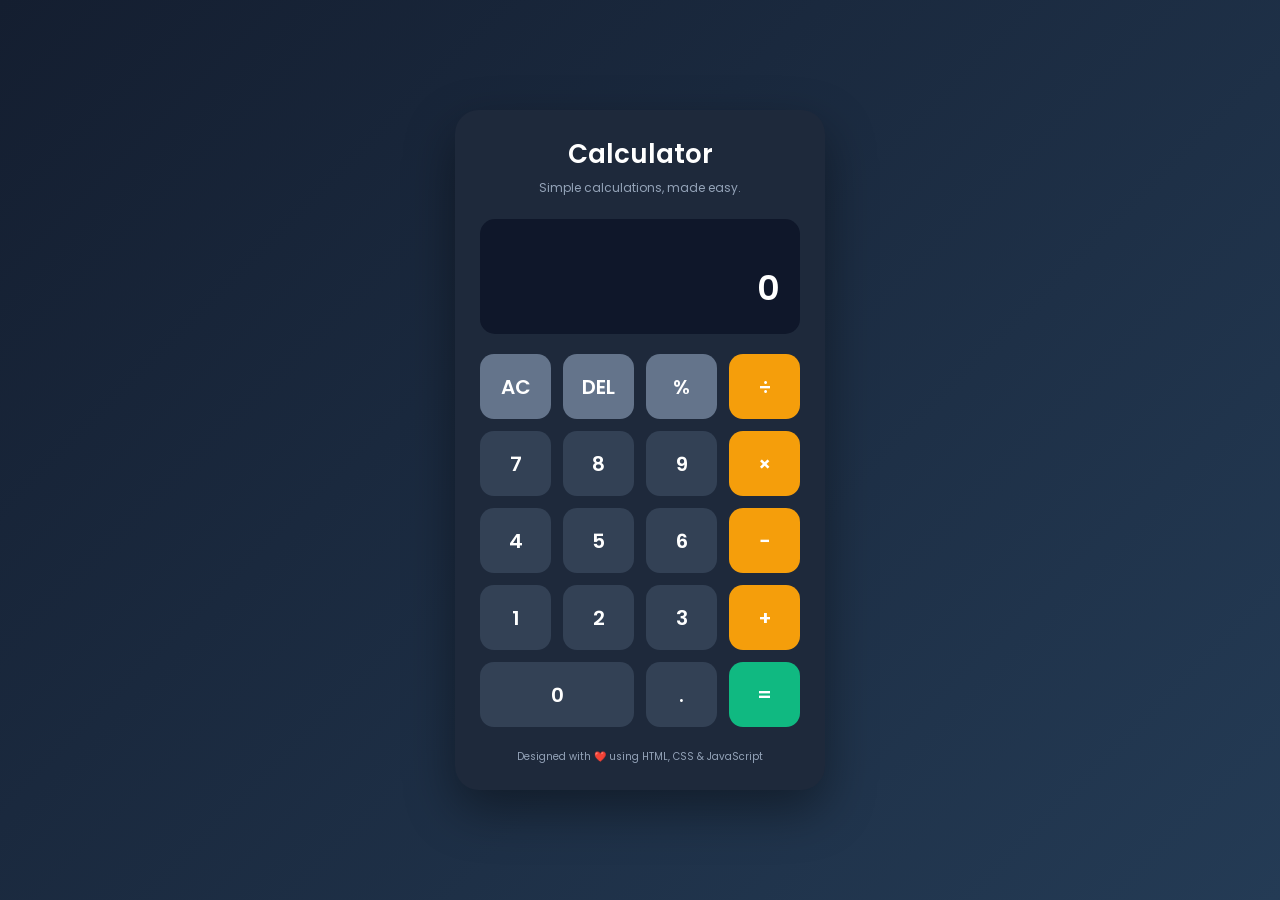
<file: CodeAlpha_Calculator/index.html>
<!DOCTYPE html>
<html lang="en">

<head>
    <meta charset="UTF-8">
    <meta name="viewport" content="width=device-width, initial-scale=1.0">
    <meta name="description" content="A modern and responsive calculator built using HTML, CSS and JavaScript.">

    <title>Calculator | CodeAlpha</title>

    <link rel="stylesheet" href="style.css">
</head>

<body>

    <main class="calculator-container">

        <div class="calculator">

            <!-- Calculator Header -->
            <div class="calculator-header">
                <h1>Calculator</h1>
                <p>Simple calculations, made easy.</p>
            </div>

            <!-- Display Screen -->
            <div class="display">
                <div id="previousOperand" class="previous-operand"></div>
                <div id="currentOperand" class="current-operand">0</div>
            </div>

            <!-- Calculator Buttons -->
            <div class="buttons">

                <button class="btn utility" data-action="clear">AC</button>
                <button class="btn utility" data-action="delete">DEL</button>
                <button class="btn utility" data-action="percent">%</button>
                <button class="btn operator" data-operator="/">÷</button>

                <button class="btn number" data-number="7">7</button>
                <button class="btn number" data-number="8">8</button>
                <button class="btn number" data-number="9">9</button>
                <button class="btn operator" data-operator="*">×</button>

                <button class="btn number" data-number="4">4</button>
                <button class="btn number" data-number="5">5</button>
                <button class="btn number" data-number="6">6</button>
                <button class="btn operator" data-operator="-">−</button>

                <button class="btn number" data-number="1">1</button>
                <button class="btn number" data-number="2">2</button>
                <button class="btn number" data-number="3">3</button>
                <button class="btn operator" data-operator="+">+</button>

                <button class="btn number zero" data-number="0">0</button>
                <button class="btn number" data-action="decimal">.</button>
                <button class="btn equals" data-action="calculate">=</button>

            </div>

            <!-- Footer -->
            <div class="calculator-footer">
                <p>Designed with ❤️ using HTML, CSS & JavaScript</p>
            </div>

        </div>

    </main>

    <script src="script.js"></script>
</body>

</html>
</file>
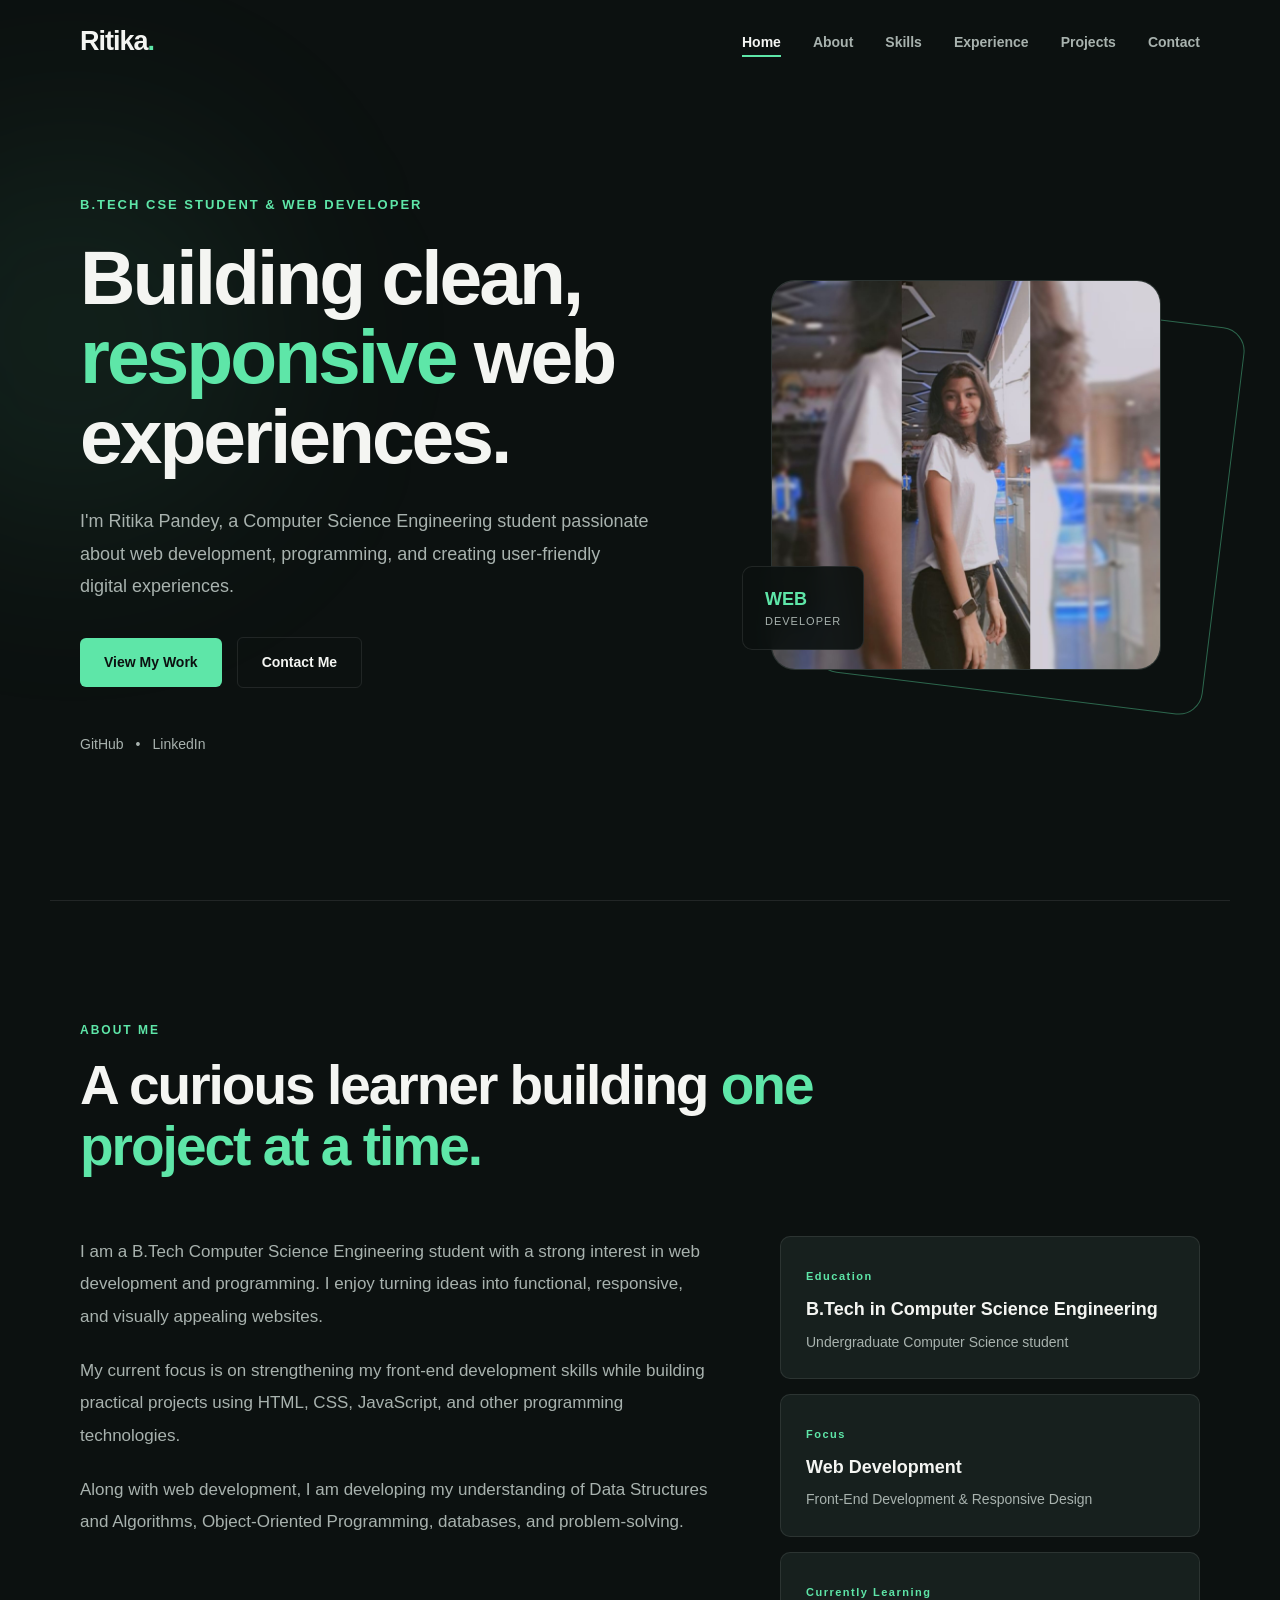
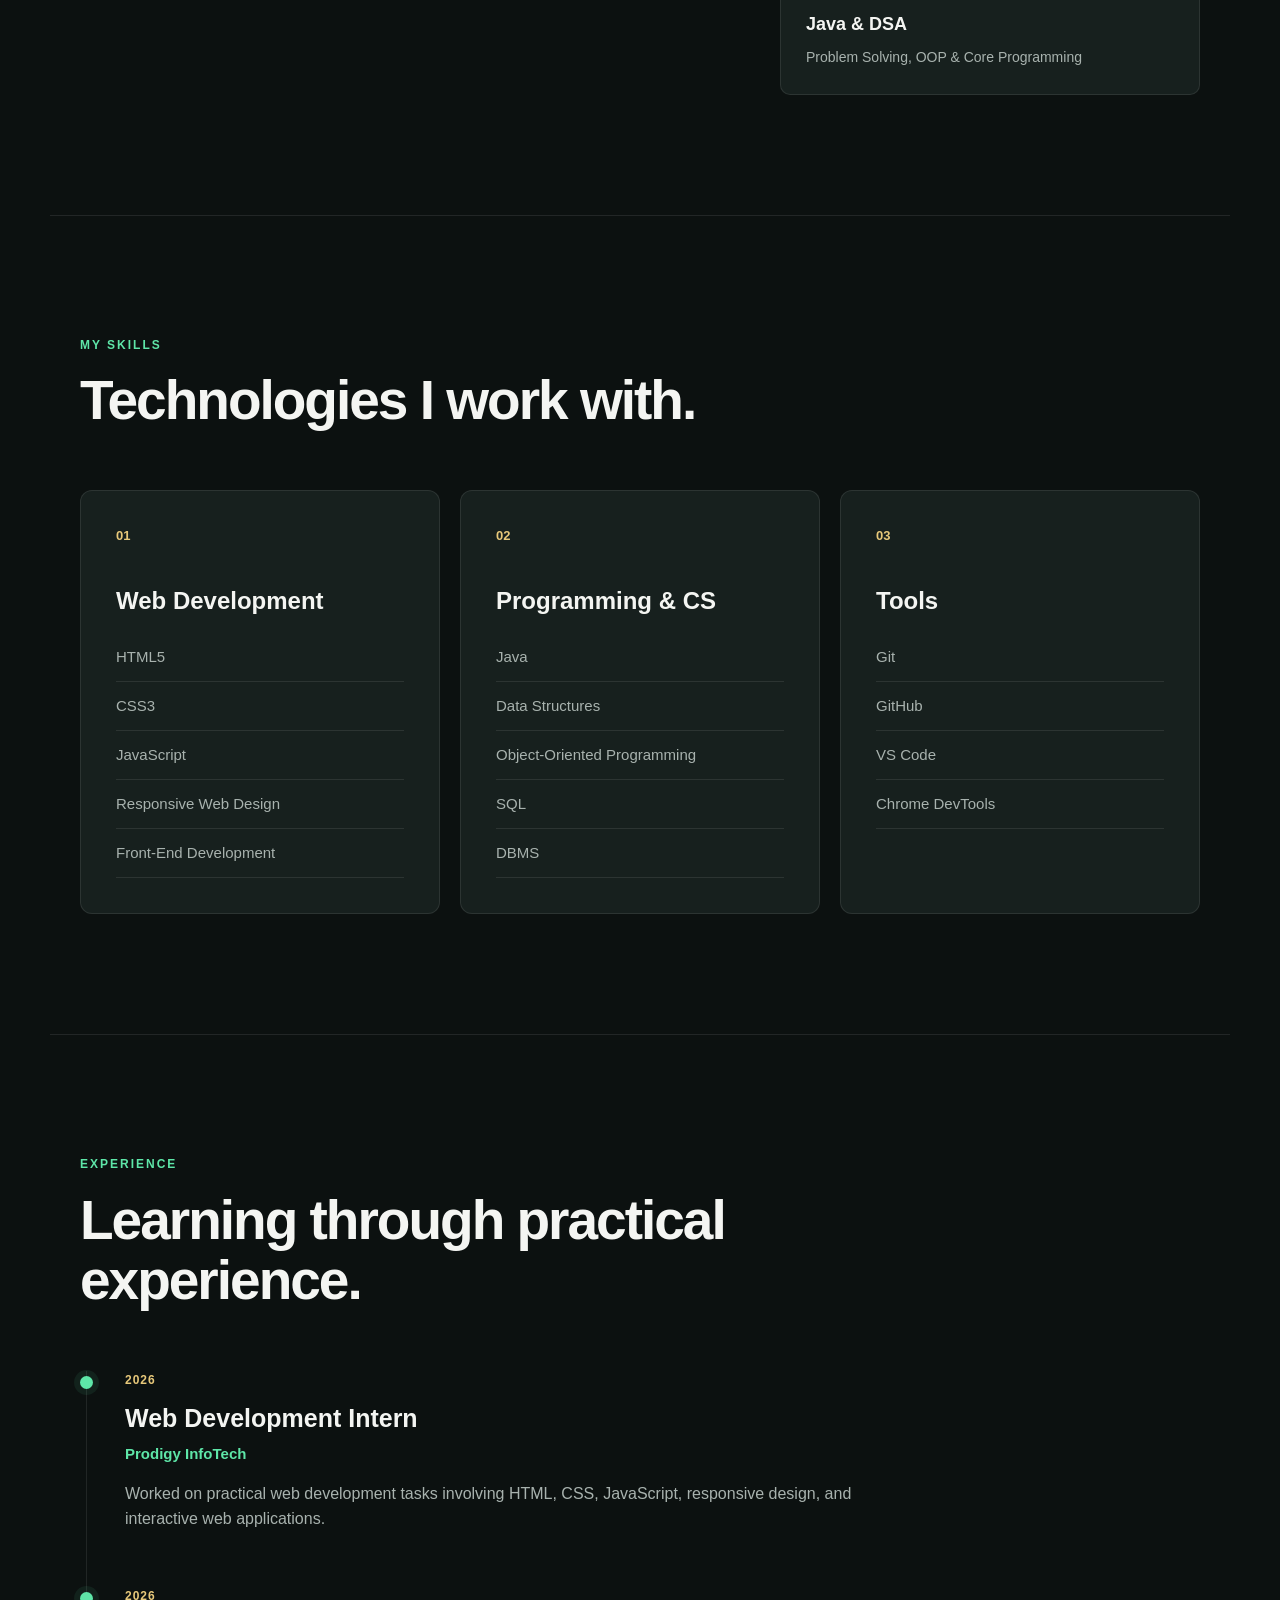
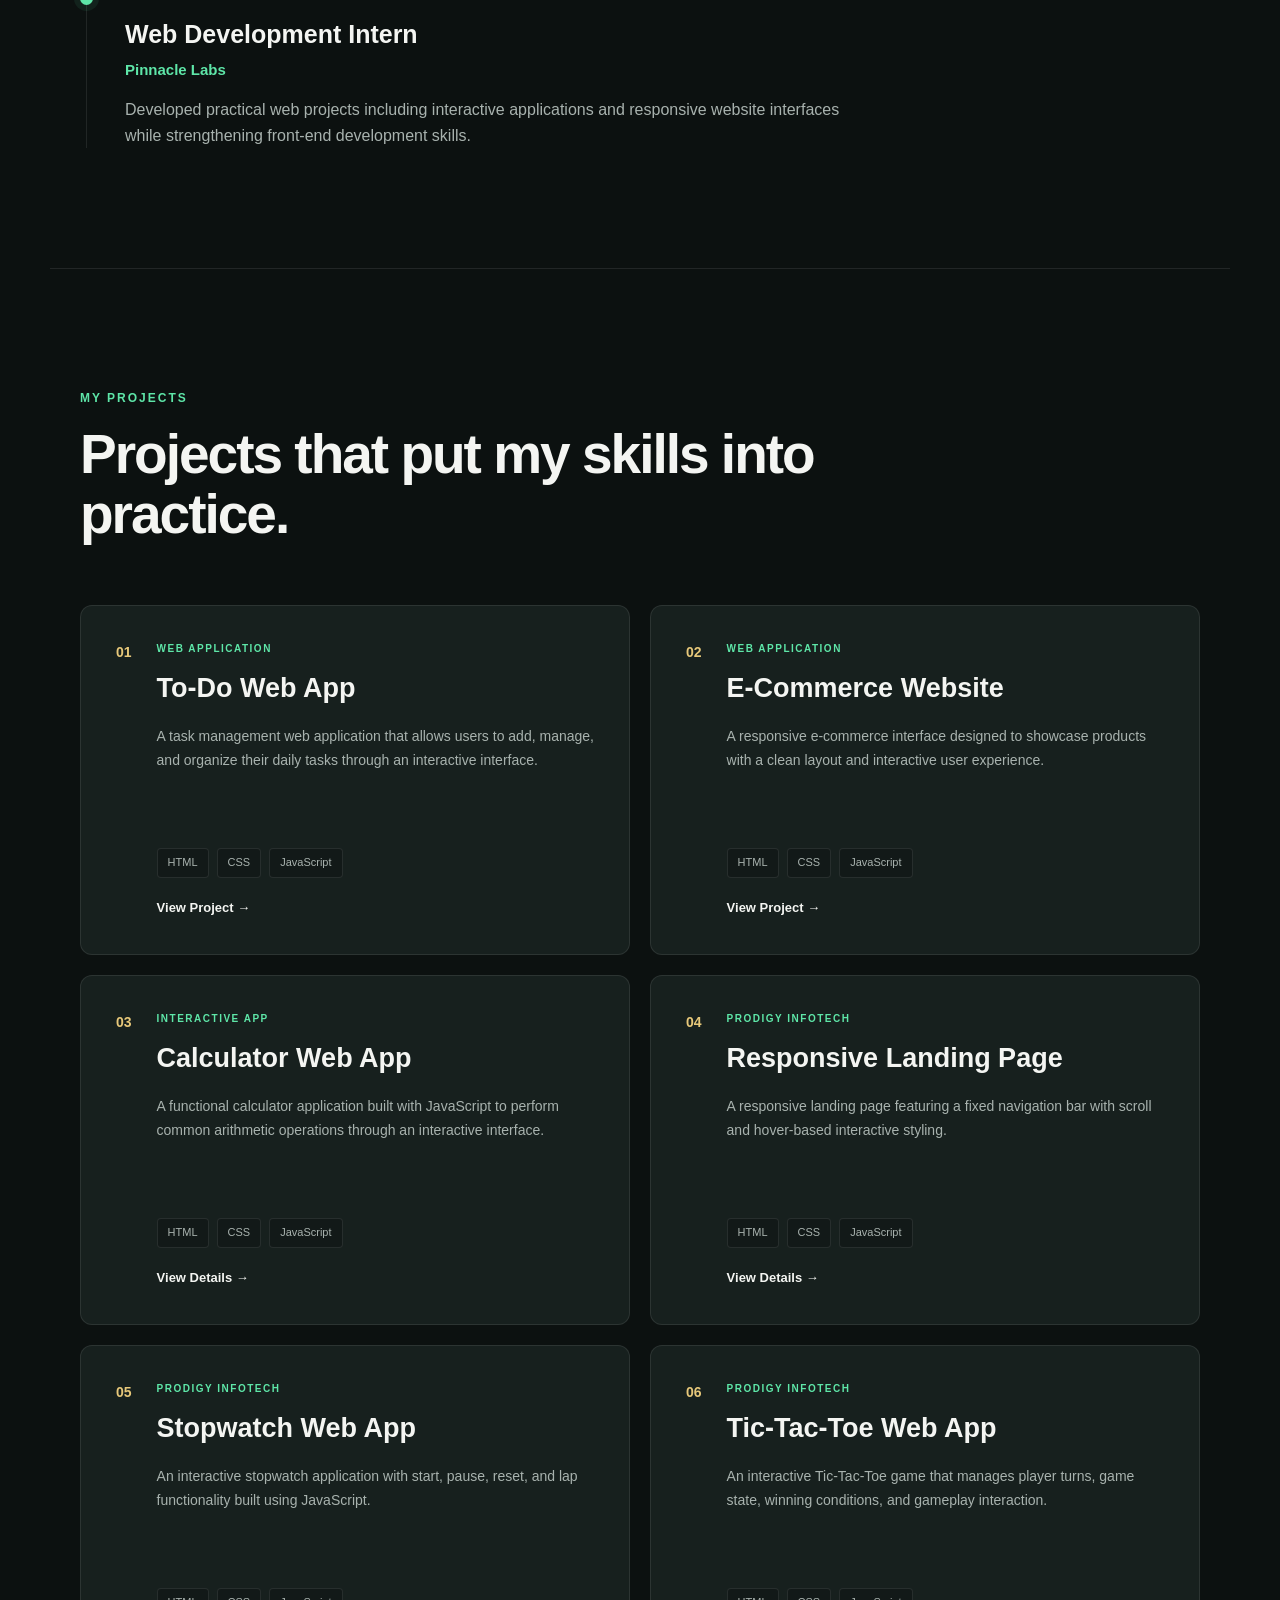
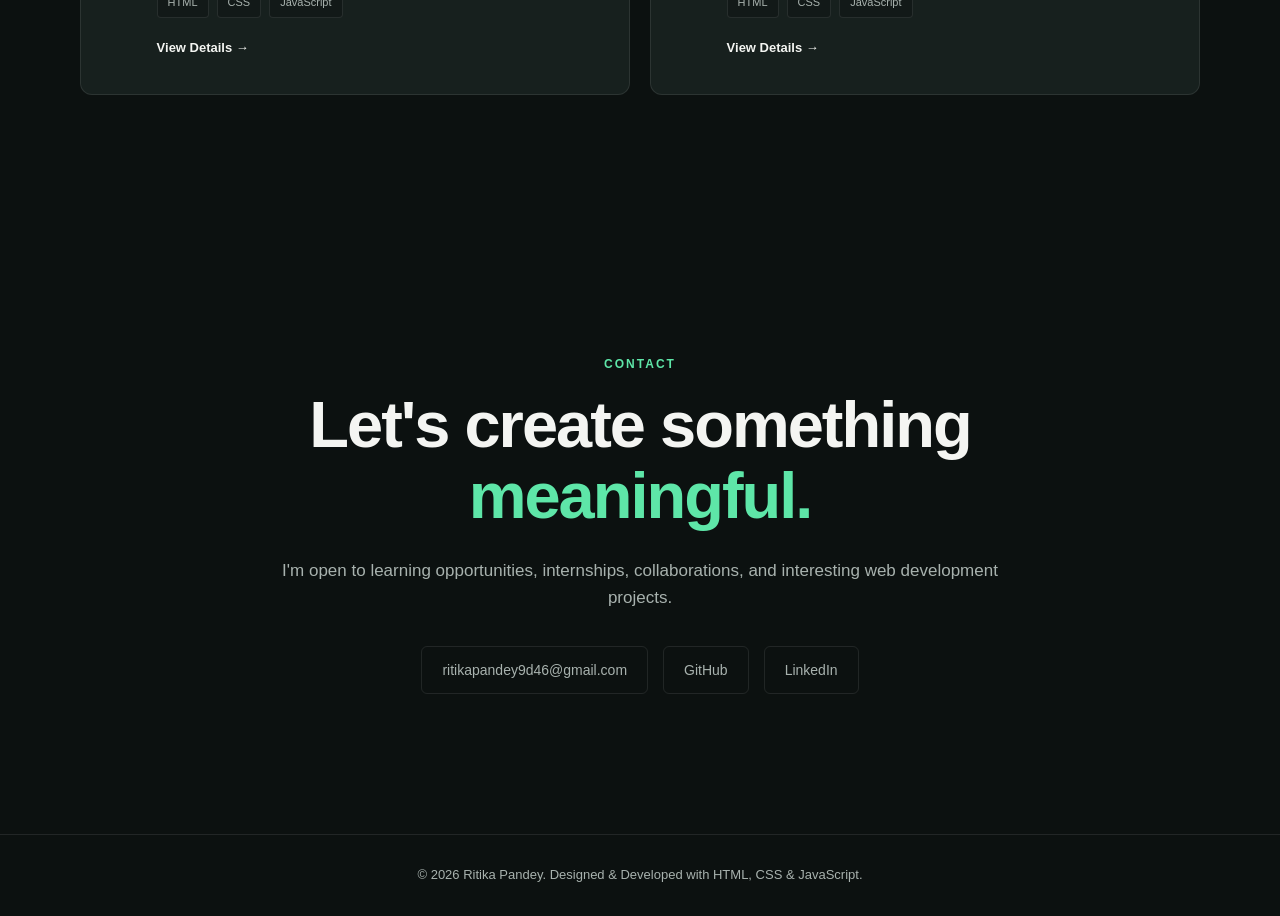
<file: CodeAlpha_Portfolio/index.html>
<!DOCTYPE html>
<html lang="en">

<head>
    <meta charset="UTF-8">
    <meta name="viewport" content="width=device-width, initial-scale=1.0">

    <meta name="description" content="Ritika Pandey - B.Tech CSE Student and Web Developer Portfolio">

    <title>Ritika Pandey | Web Developer</title>

    <link rel="stylesheet" href="style.css">
</head>

<body>

    <!-- =========================
         NAVIGATION
    ========================== -->

    <header class="header" id="header">

        <nav class="navbar">

            <a href="#home" class="logo">
                Ritika<span>.</span>
            </a>

            <button class="menu-toggle" id="menu-toggle" aria-label="Open navigation menu">
                ☰
            </button>

            <ul class="nav-links" id="nav-links">

                <li>
                    <a href="#home">Home</a>
                </li>

                <li>
                    <a href="#about">About</a>
                </li>

                <li>
                    <a href="#skills">Skills</a>
                </li>

                <li>
                    <a href="#experience">Experience</a>
                </li>

                <li>
                    <a href="#projects">Projects</a>
                </li>

                <li>
                    <a href="#contact">Contact</a>
                </li>

            </ul>

        </nav>

    </header>


    <main>

        <!-- =========================
             HOME
        ========================== -->

        <section class="hero" id="home">

            <div class="hero-content">

                <p class="eyebrow">
                    B.TECH CSE STUDENT & WEB DEVELOPER
                </p>

                <h1>
                    Building clean,
                    <span>responsive</span>
                    web experiences.
                </h1>

                <p class="hero-description">
                    I'm Ritika Pandey, a Computer Science Engineering
                    student passionate about web development, programming,
                    and creating user-friendly digital experiences.
                </p>

                <div class="hero-buttons">

                    <a href="#projects" class="btn btn-primary">
                        View My Work
                    </a>

                    <a href="#contact" class="btn btn-secondary">
                        Contact Me
                    </a>

                </div>

                <div class="hero-socials">

                    <a href="https://github.com/ritika0117" target="_blank" rel="noopener noreferrer">
                        GitHub
                    </a>

                    <span>•</span>

                    <a href="https://www.linkedin.com/" target="_blank" rel="noopener noreferrer">
                        LinkedIn
                    </a>

                </div>

            </div>


            <div class="hero-image-wrapper">

                <div class="image-decoration"></div>

                <div class="hero-image">
                    <img src="profile.jpeg" alt="Professional portrait of Ritika Pandey">
                </div>

                <div class="experience-badge">
                    <strong>WEB</strong>
                    <span>DEVELOPER</span>
                </div>

            </div>

        </section>


        <!-- =========================
             ABOUT
        ========================== -->

        <section class="section about" id="about">

            <div class="section-heading">

                <p class="section-label">
                    ABOUT ME
                </p>

                <h2>
                    A curious learner building
                    <span>one project at a time.</span>
                </h2>

            </div>


            <div class="about-grid">

                <div class="about-text">

                    <p>
                        I am a B.Tech Computer Science Engineering student
                        with a strong interest in web development and
                        programming. I enjoy turning ideas into functional,
                        responsive, and visually appealing websites.
                    </p>

                    <p>
                        My current focus is on strengthening my front-end
                        development skills while building practical projects
                        using HTML, CSS, JavaScript, and other programming
                        technologies.
                    </p>

                    <p>
                        Along with web development, I am developing my
                        understanding of Data Structures and Algorithms,
                        Object-Oriented Programming, databases, and
                        problem-solving.
                    </p>

                </div>


                <div class="about-details">

                    <div class="detail-card">

                        <span>Education</span>

                        <h3>
                            B.Tech in Computer Science Engineering
                        </h3>

                        <p>
                            Undergraduate Computer Science student
                        </p>

                    </div>


                    <div class="detail-card">

                        <span>Focus</span>

                        <h3>
                            Web Development
                        </h3>

                        <p>
                            Front-End Development & Responsive Design
                        </p>

                    </div>


                    <div class="detail-card">

                        <span>Currently Learning</span>

                        <h3>
                            Java & DSA
                        </h3>

                        <p>
                            Problem Solving, OOP & Core Programming
                        </p>

                    </div>

                </div>

            </div>

        </section>


        <!-- =========================
             SKILLS
        ========================== -->

        <section class="section skills" id="skills">

            <div class="section-heading">

                <p class="section-label">
                    MY SKILLS
                </p>

                <h2>
                    Technologies I work with.
                </h2>

            </div>


            <div class="skills-grid">

                <div class="skill-category">

                    <div class="skill-number">
                        01
                    </div>

                    <h3>
                        Web Development
                    </h3>

                    <ul>
                        <li>HTML5</li>
                        <li>CSS3</li>
                        <li>JavaScript</li>
                        <li>Responsive Web Design</li>
                        <li>Front-End Development</li>
                    </ul>

                </div>


                <div class="skill-category">

                    <div class="skill-number">
                        02
                    </div>

                    <h3>
                        Programming & CS
                    </h3>

                    <ul>
                        <li>Java</li>
                        <li>Data Structures</li>
                        <li>Object-Oriented Programming</li>
                        <li>SQL</li>
                        <li>DBMS</li>
                    </ul>

                </div>


                <div class="skill-category">

                    <div class="skill-number">
                        03
                    </div>

                    <h3>
                        Tools
                    </h3>

                    <ul>
                        <li>Git</li>
                        <li>GitHub</li>
                        <li>VS Code</li>
                        <li>Chrome DevTools</li>
                    </ul>

                </div>

            </div>

        </section>


        <!-- =========================
             EXPERIENCE
        ========================== -->

        <section class="section experience" id="experience">

            <div class="section-heading">

                <p class="section-label">
                    EXPERIENCE
                </p>

                <h2>
                    Learning through practical experience.
                </h2>

            </div>


            <div class="timeline">

                <div class="timeline-item">

                    <div class="timeline-dot"></div>

                    <div class="timeline-content">

                        <p class="timeline-date">
                            2026
                        </p>

                        <h3>
                            Web Development Intern
                        </h3>

                        <h4>
                            Prodigy InfoTech
                        </h4>

                        <p>
                            Worked on practical web development tasks
                            involving HTML, CSS, JavaScript, responsive
                            design, and interactive web applications.
                        </p>

                    </div>

                </div>


                <div class="timeline-item">

                    <div class="timeline-dot"></div>

                    <div class="timeline-content">

                        <p class="timeline-date">
                            2026
                        </p>

                        <h3>
                            Web Development Intern
                        </h3>

                        <h4>
                            Pinnacle Labs
                        </h4>

                        <p>
                            Developed practical web projects including
                            interactive applications and responsive
                            website interfaces while strengthening
                            front-end development skills.
                        </p>

                    </div>

                </div>

            </div>

        </section>


        <!-- =========================
             PROJECTS
        ========================== -->

        <section class="section projects" id="projects">

            <div class="section-heading">

                <p class="section-label">
                    MY PROJECTS
                </p>

                <h2>
                    Projects that put my skills into practice.
                </h2>

            </div>


            <div class="projects-grid">

                <article class="project-card">

                    <div class="project-number">
                        01
                    </div>

                    <div class="project-content">

                        <p class="project-type">
                            WEB APPLICATION
                        </p>

                        <h3>
                            To-Do Web App
                        </h3>

                        <p>
                            A task management web application that allows
                            users to add, manage, and organize their daily
                            tasks through an interactive interface.
                        </p>

                        <div class="project-tags">
                            <span>HTML</span>
                            <span>CSS</span>
                            <span>JavaScript</span>
                        </div>

                        <a href="https://ritika0117.github.io/todo-web-app/" target="_blank" rel="noopener noreferrer"
                            class="project-link">
                            View Project →
                        </a>

                    </div>

                </article>


                <article class="project-card">

                    <div class="project-number">
                        02
                    </div>

                    <div class="project-content">

                        <p class="project-type">
                            WEB APPLICATION
                        </p>

                        <h3>
                            E-Commerce Website
                        </h3>

                        <p>
                            A responsive e-commerce interface designed
                            to showcase products with a clean layout
                            and interactive user experience.
                        </p>

                        <div class="project-tags">
                            <span>HTML</span>
                            <span>CSS</span>
                            <span>JavaScript</span>
                        </div>

                        <a href="https://ritika0117.github.io/e-commerce-website/" target="_blank"
                            rel="noopener noreferrer" class="project-link">
                            View Project →
                        </a>

                    </div>

                </article>


                <article class="project-card">

                    <div class="project-number">
                        03
                    </div>

                    <div class="project-content">

                        <p class="project-type">
                            INTERACTIVE APP
                        </p>

                        <h3>
                            Calculator Web App
                        </h3>

                        <p>
                            A functional calculator application built
                            with JavaScript to perform common arithmetic
                            operations through an interactive interface.
                        </p>

                        <div class="project-tags">
                            <span>HTML</span>
                            <span>CSS</span>
                            <span>JavaScript</span>
                        </div>

                        <a href="#contact" class="project-link">
                            View Details →
                        </a>

                    </div>

                </article>


                <article class="project-card">

                    <div class="project-number">
                        04
                    </div>

                    <div class="project-content">

                        <p class="project-type">
                            PRODIGY INFOTECH
                        </p>

                        <h3>
                            Responsive Landing Page
                        </h3>

                        <p>
                            A responsive landing page featuring a fixed
                            navigation bar with scroll and hover-based
                            interactive styling.
                        </p>

                        <div class="project-tags">
                            <span>HTML</span>
                            <span>CSS</span>
                            <span>JavaScript</span>
                        </div>

                        <a href="#contact" class="project-link">
                            View Details →
                        </a>

                    </div>

                </article>


                <article class="project-card">

                    <div class="project-number">
                        05
                    </div>

                    <div class="project-content">

                        <p class="project-type">
                            PRODIGY INFOTECH
                        </p>

                        <h3>
                            Stopwatch Web App
                        </h3>

                        <p>
                            An interactive stopwatch application with
                            start, pause, reset, and lap functionality
                            built using JavaScript.
                        </p>

                        <div class="project-tags">
                            <span>HTML</span>
                            <span>CSS</span>
                            <span>JavaScript</span>
                        </div>

                        <a href="#contact" class="project-link">
                            View Details →
                        </a>

                    </div>

                </article>


                <article class="project-card">

                    <div class="project-number">
                        06
                    </div>

                    <div class="project-content">

                        <p class="project-type">
                            PRODIGY INFOTECH
                        </p>

                        <h3>
                            Tic-Tac-Toe Web App
                        </h3>

                        <p>
                            An interactive Tic-Tac-Toe game that manages
                            player turns, game state, winning conditions,
                            and gameplay interaction.
                        </p>

                        <div class="project-tags">
                            <span>HTML</span>
                            <span>CSS</span>
                            <span>JavaScript</span>
                        </div>

                        <a href="#contact" class="project-link">
                            View Details →
                        </a>

                    </div>

                </article>

            </div>

        </section>


        <!-- =========================
             CONTACT
        ========================== -->

        <section class="section contact" id="contact">

            <div class="contact-container">

                <p class="section-label">
                    CONTACT
                </p>

                <h2>
                    Let's create something
                    <span>meaningful.</span>
                </h2>

                <p>
                    I'm open to learning opportunities, internships,
                    collaborations, and interesting web development
                    projects.
                </p>

                <div class="contact-links">

                    <a href="mailto:ritikapandey9d46@gmail.com">
                        ritikapandey9d46@gmail.com
                    </a>

                    <a href="https://github.com/ritika0117" target="_blank" rel="noopener noreferrer">
                        GitHub
                    </a>

                    <a href="https://www.linkedin.com/" target="_blank" rel="noopener noreferrer">
                        LinkedIn
                    </a>

                </div>

            </div>

        </section>

    </main>


    <!-- =========================
         FOOTER
    ========================== -->

    <footer class="footer">

        <p>
            © 2026 Ritika Pandey. Designed & Developed with HTML, CSS & JavaScript.
        </p>

    </footer>


    <script src="script.js"></script>

</body>

</html>
</file>
<file: CodeAlpha_Calculator/style.css>
/* Google Font */
@import url('https://fonts.googleapis.com/css2?family=Poppins:wght@400;500;600;700&display=swap');

/* Global Reset */
* {
    margin: 0;
    padding: 0;
    box-sizing: border-box;
}

body {
    font-family: 'Poppins', sans-serif;
    background: linear-gradient(135deg, #141e30, #243b55);
    min-height: 100vh;
    display: flex;
    justify-content: center;
    align-items: center;
    padding: 20px;
}

/* Main Container */
.calculator-container {
    width: 100%;
    display: flex;
    justify-content: center;
    align-items: center;
}

/* Calculator Box */
.calculator {
    width: 100%;
    max-width: 370px;
    background: #1e293b;
    padding: 25px;
    border-radius: 24px;
    box-shadow: 0 20px 50px rgba(0, 0, 0, 0.4);
}

/* Header */
.calculator-header {
    text-align: center;
    margin-bottom: 22px;
}

.calculator-header h1 {
    color: #ffffff;
    font-size: 26px;
    font-weight: 600;
}

.calculator-header p {
    color: #94a3b8;
    font-size: 12px;
    margin-top: 5px;
}

/* Display */
.display {
    background: #0f172a;
    border-radius: 15px;
    padding: 20px;
    min-height: 105px;
    display: flex;
    flex-direction: column;
    justify-content: flex-end;
    align-items: flex-end;
    margin-bottom: 20px;
    overflow: hidden;
}

.previous-operand {
    color: #94a3b8;
    font-size: 16px;
    min-height: 24px;
    word-break: break-all;
}

.current-operand {
    color: #ffffff;
    font-size: 34px;
    font-weight: 600;
    word-break: break-all;
    max-width: 100%;
}

/* Buttons Grid */
.buttons {
    display: grid;
    grid-template-columns: repeat(4, 1fr);
    gap: 12px;
}

/* Common Button Style */
.btn {
    height: 65px;
    border: none;
    border-radius: 14px;
    font-family: inherit;
    font-size: 20px;
    font-weight: 600;
    cursor: pointer;
    transition: all 0.2s ease;
}

/* Number Buttons */
.number {
    background: #334155;
    color: #ffffff;
}

.number:hover {
    background: #475569;
    transform: translateY(-3px);
}

/* Utility Buttons */
.utility {
    background: #64748b;
    color: #ffffff;
}

.utility:hover {
    background: #7c8da5;
    transform: translateY(-3px);
}

/* Operator Buttons */
.operator {
    background: #f59e0b;
    color: #ffffff;
}

.operator:hover {
    background: #d97706;
    transform: translateY(-3px);
}

/* Equals Button */
.equals {
    background: #10b981;
    color: #ffffff;
}

.equals:hover {
    background: #059669;
    transform: translateY(-3px);
}

/* Zero Button */
.zero {
    grid-column: span 2;
}

/* Active Button Effect */
.btn:active {
    transform: scale(0.95);
}

/* Footer */
.calculator-footer {
    text-align: center;
    margin-top: 22px;
}

.calculator-footer p {
    color: #94a3b8;
    font-size: 10px;
}

/* Tablet Responsive */
@media (max-width: 600px) {
    .calculator {
        max-width: 350px;
        padding: 20px;
    }

    .btn {
        height: 60px;
        font-size: 19px;
    }
}

/* Mobile Responsive */
@media (max-width: 380px) {
    .calculator {
        padding: 16px;
    }

    .buttons {
        gap: 9px;
    }

    .btn {
        height: 55px;
        font-size: 18px;
    }

    .current-operand {
        font-size: 29px;
    }
}
</file>
<file: CodeAlpha_Portfolio/style.css>
/* =========================
   RESET
========================= */

* {
    margin: 0;
    padding: 0;
    box-sizing: border-box;
}

html {
    scroll-behavior: smooth;
}

:root {
    --background: #0c1110;
    --background-light: #121918;
    --surface: #17201e;
    --surface-light: #1d2927;

    --text: #f4f5f2;
    --text-muted: #a8b2ae;

    --accent: #5ee6a8;
    --accent-dark: #2fbc7b;

    --gold: #e7c87a;

    --border: rgba(255, 255, 255, 0.09);

    --max-width: 1180px;
}

body {
    font-family:
        "Segoe UI",
        Tahoma,
        Geneva,
        Verdana,
        sans-serif;

    background: var(--background);
    color: var(--text);

    line-height: 1.6;
}

a {
    color: inherit;
    text-decoration: none;
}

ul {
    list-style: none;
}

img {
    display: block;
    max-width: 100%;
}


/* =========================
   HEADER
========================= */

.header {
    position: fixed;

    top: 0;
    left: 0;

    width: 100%;

    z-index: 1000;

    border-bottom: 1px solid transparent;

    transition:
        background 0.3s ease,
        border-color 0.3s ease,
        backdrop-filter 0.3s ease;
}

.header.scrolled {
    background: rgba(12, 17, 16, 0.92);

    border-color: var(--border);

    backdrop-filter: blur(15px);
}

.navbar {
    max-width: var(--max-width);

    margin: auto;

    padding: 20px 30px;

    display: flex;

    align-items: center;

    justify-content: space-between;
}

.logo {
    font-size: 27px;

    font-weight: 800;

    letter-spacing: -1px;
}

.logo span {
    color: var(--accent);
}

.nav-links {
    display: flex;

    align-items: center;

    gap: 32px;
}

.nav-links a {
    color: var(--text-muted);

    font-size: 14px;

    font-weight: 600;

    position: relative;

    transition: color 0.3s ease;
}

.nav-links a::after {
    content: "";

    position: absolute;

    left: 0;
    bottom: -7px;

    width: 0;
    height: 2px;

    background: var(--accent);

    transition: width 0.3s ease;
}

.nav-links a:hover,
.nav-links a.active {
    color: var(--text);
}

.nav-links a:hover::after,
.nav-links a.active::after {
    width: 100%;
}

.menu-toggle {
    display: none;

    border: none;

    background: transparent;

    color: var(--text);

    font-size: 25px;

    cursor: pointer;
}


/* =========================
   HERO
========================= */

.hero {
    min-height: 100vh;

    max-width: var(--max-width);

    margin: auto;

    padding: 150px 30px 100px;

    display: grid;

    grid-template-columns: 1.1fr 0.9fr;

    align-items: center;

    gap: 80px;

    position: relative;
}

.hero::before {
    content: "";

    position: absolute;

    width: 400px;
    height: 400px;

    background: rgba(94, 230, 168, 0.08);

    filter: blur(100px);

    border-radius: 50%;

    top: 15%;
    left: -15%;

    pointer-events: none;
}

.hero-content {
    position: relative;

    z-index: 2;
}

.eyebrow {
    color: var(--accent);

    font-size: 13px;

    font-weight: 700;

    letter-spacing: 2px;

    margin-bottom: 22px;
}

.hero h1 {
    font-size: clamp(48px, 6vw, 78px);

    line-height: 1.04;

    letter-spacing: -3px;

    max-width: 750px;

    margin-bottom: 28px;
}

.hero h1 span {
    color: var(--accent);
}

.hero-description {
    max-width: 650px;

    color: var(--text-muted);

    font-size: 18px;

    line-height: 1.8;

    margin-bottom: 35px;
}

.hero-buttons {
    display: flex;

    align-items: center;

    gap: 15px;

    flex-wrap: wrap;
}

.btn {
    padding: 13px 24px;

    border-radius: 6px;

    font-size: 14px;

    font-weight: 700;

    transition:
        transform 0.3s ease,
        background 0.3s ease,
        color 0.3s ease;
}

.btn:hover {
    transform: translateY(-3px);
}

.btn-primary {
    background: var(--accent);

    color: #0c1110;
}

.btn-primary:hover {
    background: #7af0ba;
}

.btn-secondary {
    border: 1px solid var(--border);

    color: var(--text);
}

.btn-secondary:hover {
    background: var(--surface);
}

.hero-socials {
    display: flex;

    gap: 12px;

    align-items: center;

    margin-top: 45px;

    color: var(--text-muted);

    font-size: 14px;
}

.hero-socials a:hover {
    color: var(--accent);
}

.hero-image-wrapper {
    position: relative;

    display: flex;

    justify-content: center;

    align-items: center;
}

.hero-image {
    width: min(390px, 80vw);

    aspect-ratio: 1 / 1;

    border-radius: 24px;

    overflow: hidden;

    border: 1px solid var(--border);

    position: relative;

    z-index: 2;

    background: var(--surface);
}

.hero-image img {
    width: 100%;
    height: 100%;

    object-fit: cover;
}

.image-decoration {
    position: absolute;

    width: 100%;

    aspect-ratio: 1;

    max-width: 390px;

    border: 1px solid var(--accent);

    border-radius: 24px;

    transform: rotate(7deg);

    opacity: 0.4;

    right: -25px;

    top: 25px;
}

.experience-badge {
    position: absolute;

    z-index: 3;

    bottom: 20px;
    left: 10px;

    padding: 18px 22px;

    background: rgba(12, 17, 16, 0.9);

    border: 1px solid var(--border);

    backdrop-filter: blur(10px);

    border-radius: 10px;

    display: flex;

    flex-direction: column;
}

.experience-badge strong {
    color: var(--accent);

    font-size: 18px;
}

.experience-badge span {
    color: var(--text-muted);

    font-size: 11px;

    letter-spacing: 1px;
}


/* =========================
   GENERAL SECTIONS
========================= */

.section {
    max-width: var(--max-width);

    margin: auto;

    padding: 120px 30px;
}

.section-heading {
    max-width: 800px;

    margin-bottom: 60px;
}

.section-label {
    color: var(--accent);

    font-size: 12px;

    font-weight: 700;

    letter-spacing: 2px;

    margin-bottom: 15px;
}

.section-heading h2 {
    font-size: clamp(35px, 5vw, 55px);

    line-height: 1.1;

    letter-spacing: -2px;
}

.section-heading h2 span,
.contact h2 span {
    color: var(--accent);
}


/* =========================
   ABOUT
========================= */

.about {
    border-top: 1px solid var(--border);

    border-bottom: 1px solid var(--border);
}

.about-grid {
    display: grid;

    grid-template-columns: 1.2fr 0.8fr;

    gap: 70px;
}

.about-text {
    color: var(--text-muted);

    font-size: 17px;

    line-height: 1.9;
}

.about-text p {
    margin-bottom: 22px;
}

.about-details {
    display: grid;

    gap: 15px;
}

.detail-card {
    padding: 25px;

    background: var(--surface);

    border: 1px solid var(--border);

    border-radius: 10px;

    transition:
        transform 0.3s ease,
        border-color 0.3s ease;
}

.detail-card:hover {
    transform: translateY(-5px);

    border-color: rgba(94, 230, 168, 0.4);
}

.detail-card span {
    color: var(--accent);

    font-size: 11px;

    letter-spacing: 1.5px;

    font-weight: 700;
}

.detail-card h3 {
    margin: 7px 0;

    font-size: 18px;
}

.detail-card p {
    color: var(--text-muted);

    font-size: 14px;
}


/* =========================
   SKILLS
========================= */

.skills-grid {
    display: grid;

    grid-template-columns: repeat(3, 1fr);

    gap: 20px;
}

.skill-category {
    padding: 35px;

    background: var(--surface);

    border: 1px solid var(--border);

    border-radius: 12px;

    transition:
        transform 0.3s ease,
        border-color 0.3s ease;
}

.skill-category:hover {
    transform: translateY(-7px);

    border-color: rgba(94, 230, 168, 0.4);
}

.skill-number {
    color: var(--gold);

    font-size: 13px;

    font-weight: 700;

    margin-bottom: 35px;
}

.skill-category h3 {
    font-size: 24px;

    margin-bottom: 25px;
}

.skill-category ul {
    display: grid;

    gap: 12px;
}

.skill-category li {
    color: var(--text-muted);

    font-size: 15px;

    padding-bottom: 12px;

    border-bottom: 1px solid var(--border);
}


/* =========================
   EXPERIENCE
========================= */

.experience {
    border-top: 1px solid var(--border);

    border-bottom: 1px solid var(--border);
}

.timeline {
    position: relative;

    max-width: 850px;
}

.timeline::before {
    content: "";

    position: absolute;

    top: 0;
    bottom: 0;

    left: 6px;

    width: 1px;

    background: var(--border);
}

.timeline-item {
    position: relative;

    padding-left: 45px;

    margin-bottom: 55px;
}

.timeline-item:last-child {
    margin-bottom: 0;
}

.timeline-dot {
    position: absolute;

    left: 0;
    top: 5px;

    width: 13px;
    height: 13px;

    border-radius: 50%;

    background: var(--accent);

    box-shadow: 0 0 0 6px rgba(94, 230, 168, 0.08);
}

.timeline-date {
    color: var(--gold);

    font-size: 12px;

    font-weight: 700;

    letter-spacing: 1px;

    margin-bottom: 8px;
}

.timeline-content h3 {
    font-size: 25px;

    margin-bottom: 4px;
}

.timeline-content h4 {
    color: var(--accent);

    font-size: 15px;

    margin-bottom: 15px;
}

.timeline-content>p:last-child {
    color: var(--text-muted);

    max-width: 750px;
}


/* =========================
   PROJECTS
========================= */

.projects-grid {
    display: grid;

    grid-template-columns: repeat(2, 1fr);

    gap: 20px;
}

.project-card {
    padding: 35px;

    min-height: 350px;

    background: var(--surface);

    border: 1px solid var(--border);

    border-radius: 12px;

    display: flex;

    gap: 25px;

    transition:
        transform 0.3s ease,
        border-color 0.3s ease;
}

.project-card:hover {
    transform: translateY(-7px);

    border-color: rgba(94, 230, 168, 0.4);
}

.project-number {
    color: var(--gold);

    font-size: 14px;

    font-weight: 700;
}

.project-content {
    display: flex;

    flex-direction: column;

    align-items: flex-start;
}

.project-type {
    color: var(--accent);

    font-size: 10px;

    letter-spacing: 1.5px;

    font-weight: 700;

    margin-bottom: 10px;
}

.project-content h3 {
    font-size: 27px;

    margin-bottom: 15px;
}

.project-content>p:not(.project-type) {
    color: var(--text-muted);

    font-size: 14px;

    line-height: 1.7;

    margin-bottom: 22px;
}

.project-tags {
    display: flex;

    gap: 8px;

    flex-wrap: wrap;

    margin-top: auto;

    margin-bottom: 20px;
}

.project-tags span {
    padding: 5px 10px;

    background: var(--background-light);

    border: 1px solid var(--border);

    border-radius: 4px;

    color: var(--text-muted);

    font-size: 11px;
}

.project-link {
    color: var(--text);

    font-size: 13px;

    font-weight: 700;

    transition: color 0.3s ease;
}

.project-link:hover {
    color: var(--accent);
}


/* =========================
   CONTACT
========================= */

.contact {
    text-align: center;

    padding-top: 140px;

    padding-bottom: 140px;
}

.contact-container {
    max-width: 750px;

    margin: auto;
}

.contact h2 {
    font-size: clamp(40px, 6vw, 65px);

    line-height: 1.1;

    letter-spacing: -2px;

    margin-bottom: 25px;
}

.contact-container>p:not(.section-label) {
    color: var(--text-muted);

    font-size: 17px;

    margin-bottom: 35px;
}

.contact-links {
    display: flex;

    justify-content: center;

    flex-wrap: wrap;

    gap: 15px;
}

.contact-links a {
    padding: 12px 20px;

    border: 1px solid var(--border);

    border-radius: 6px;

    color: var(--text-muted);

    font-size: 14px;

    transition:
        background 0.3s ease,
        color 0.3s ease,
        border-color 0.3s ease;
}

.contact-links a:hover {
    color: var(--accent);

    border-color: var(--accent);

    background: var(--surface);
}


/* =========================
   FOOTER
========================= */

.footer {
    padding: 30px;

    border-top: 1px solid var(--border);

    text-align: center;

    color: var(--text-muted);

    font-size: 13px;
}


/* =========================
   RESPONSIVE DESIGN
========================= */

@media (max-width: 900px) {

    .hero {
        grid-template-columns: 1fr;

        text-align: center;

        gap: 60px;
    }

    .hero-content {
        display: flex;

        flex-direction: column;

        align-items: center;
    }

    .hero-description {
        max-width: 650px;
    }

    .hero-socials {
        justify-content: center;
    }

    .hero-image-wrapper {
        max-width: 430px;

        width: 100%;

        margin: auto;
    }

    .about-grid {
        grid-template-columns: 1fr;

        gap: 45px;
    }

    .skills-grid {
        grid-template-columns: 1fr;
    }

    .projects-grid {
        grid-template-columns: 1fr;
    }
}


@media (max-width: 700px) {

    .navbar {
        padding: 18px 20px;
    }

    .menu-toggle {
        display: block;
    }

    .nav-links {
        position: absolute;

        top: 100%;

        left: 0;

        width: 100%;

        padding: 20px;

        background: rgba(12, 17, 16, 0.98);

        border-bottom: 1px solid var(--border);

        flex-direction: column;

        gap: 20px;

        transform: translateY(-20px);

        opacity: 0;

        visibility: hidden;

        transition:
            opacity 0.3s ease,
            transform 0.3s ease,
            visibility 0.3s ease;
    }

    .nav-links.open {
        transform: translateY(0);

        opacity: 1;

        visibility: visible;
    }

    .hero {
        padding: 130px 20px 80px;
    }

    .section {
        padding: 85px 20px;
    }

    .hero h1 {
        letter-spacing: -2px;
    }

    .hero-description {
        font-size: 16px;
    }

    .hero-buttons {
        justify-content: center;
    }

    .image-decoration {
        right: -10px;

        top: 15px;
    }

    .experience-badge {
        left: 0;
    }

    .project-card {
        padding: 25px;

        flex-direction: column;

        gap: 15px;

        min-height: auto;
    }

    .timeline-item {
        padding-left: 35px;
    }

    .contact-links {
        flex-direction: column;
    }

    .contact-links a {
        width: 100%;
    }
}


@media (max-width: 450px) {

    .hero h1 {
        font-size: 43px;
    }

    .section-heading h2 {
        font-size: 37px;
    }

    .hero-image {
        width: 280px;
    }

    .image-decoration {
        width: 280px;
    }

    .experience-badge {
        bottom: 5px;
    }

}
</file>
